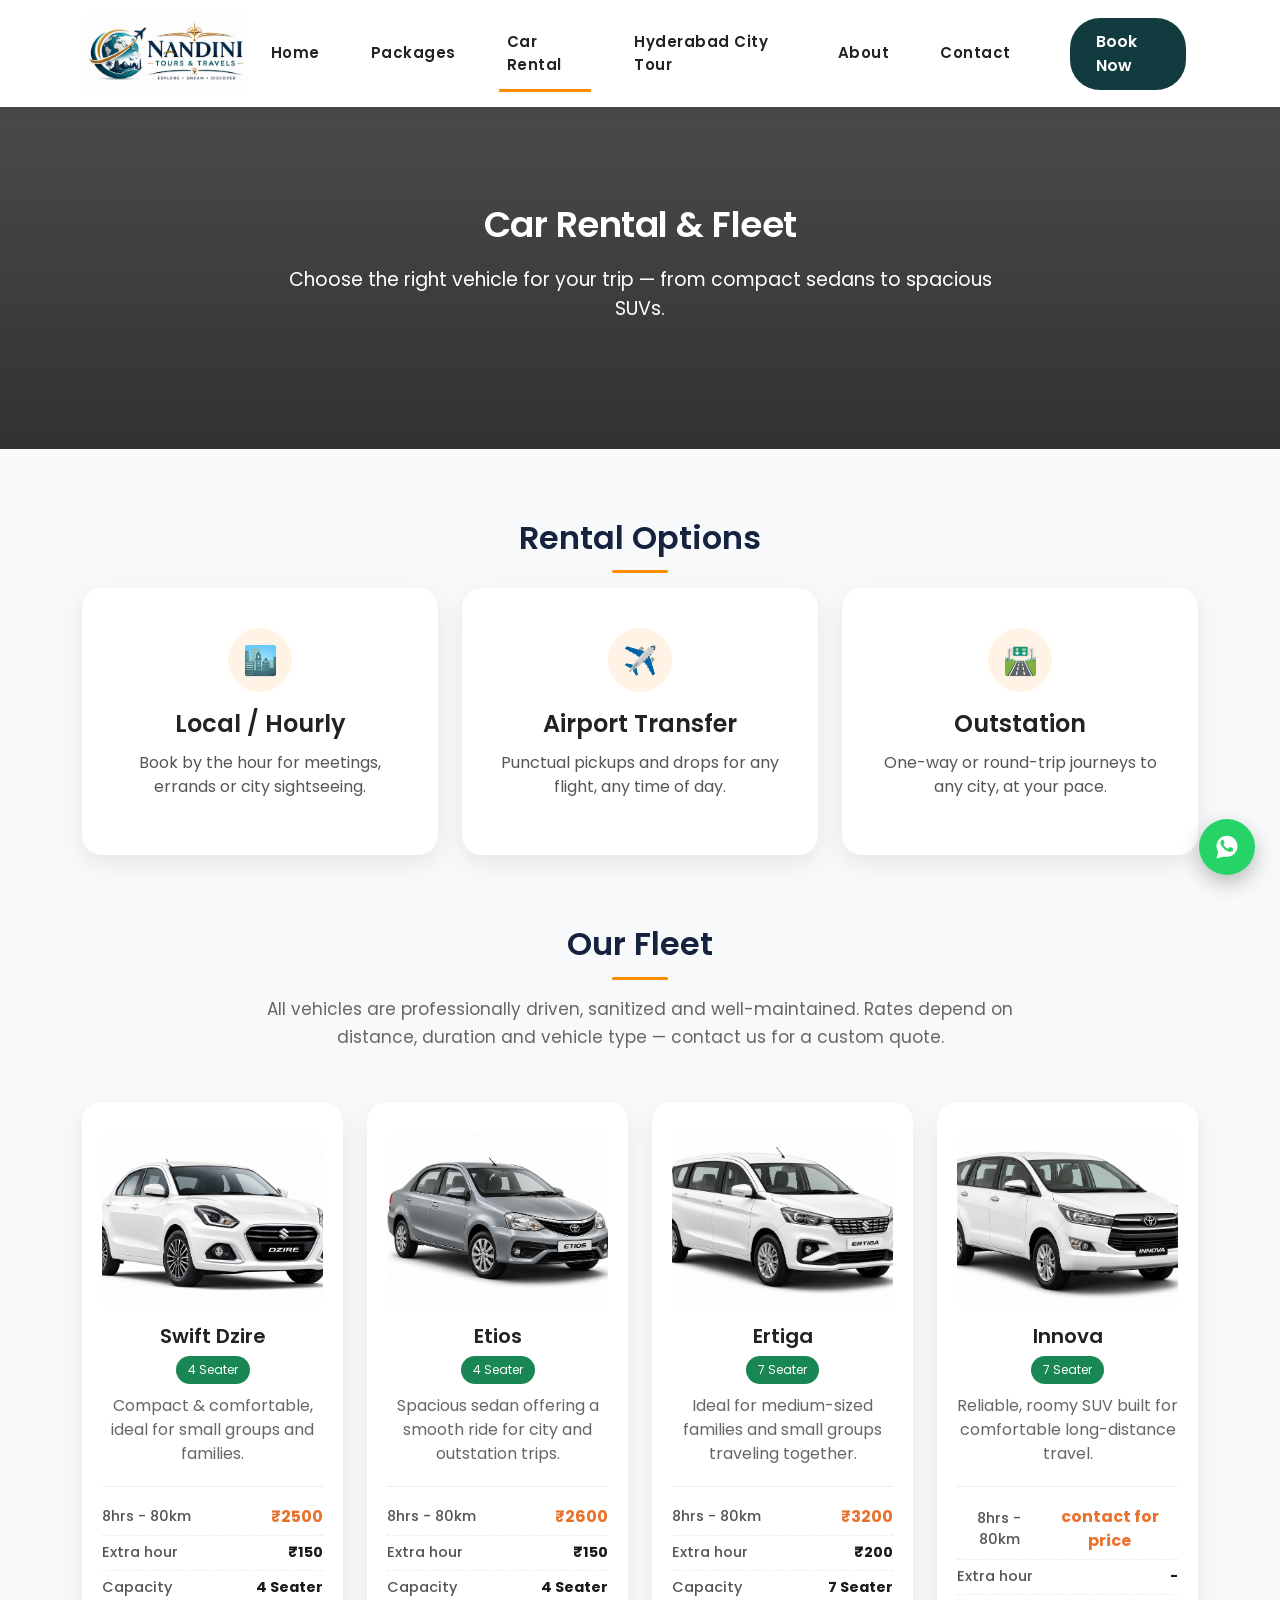
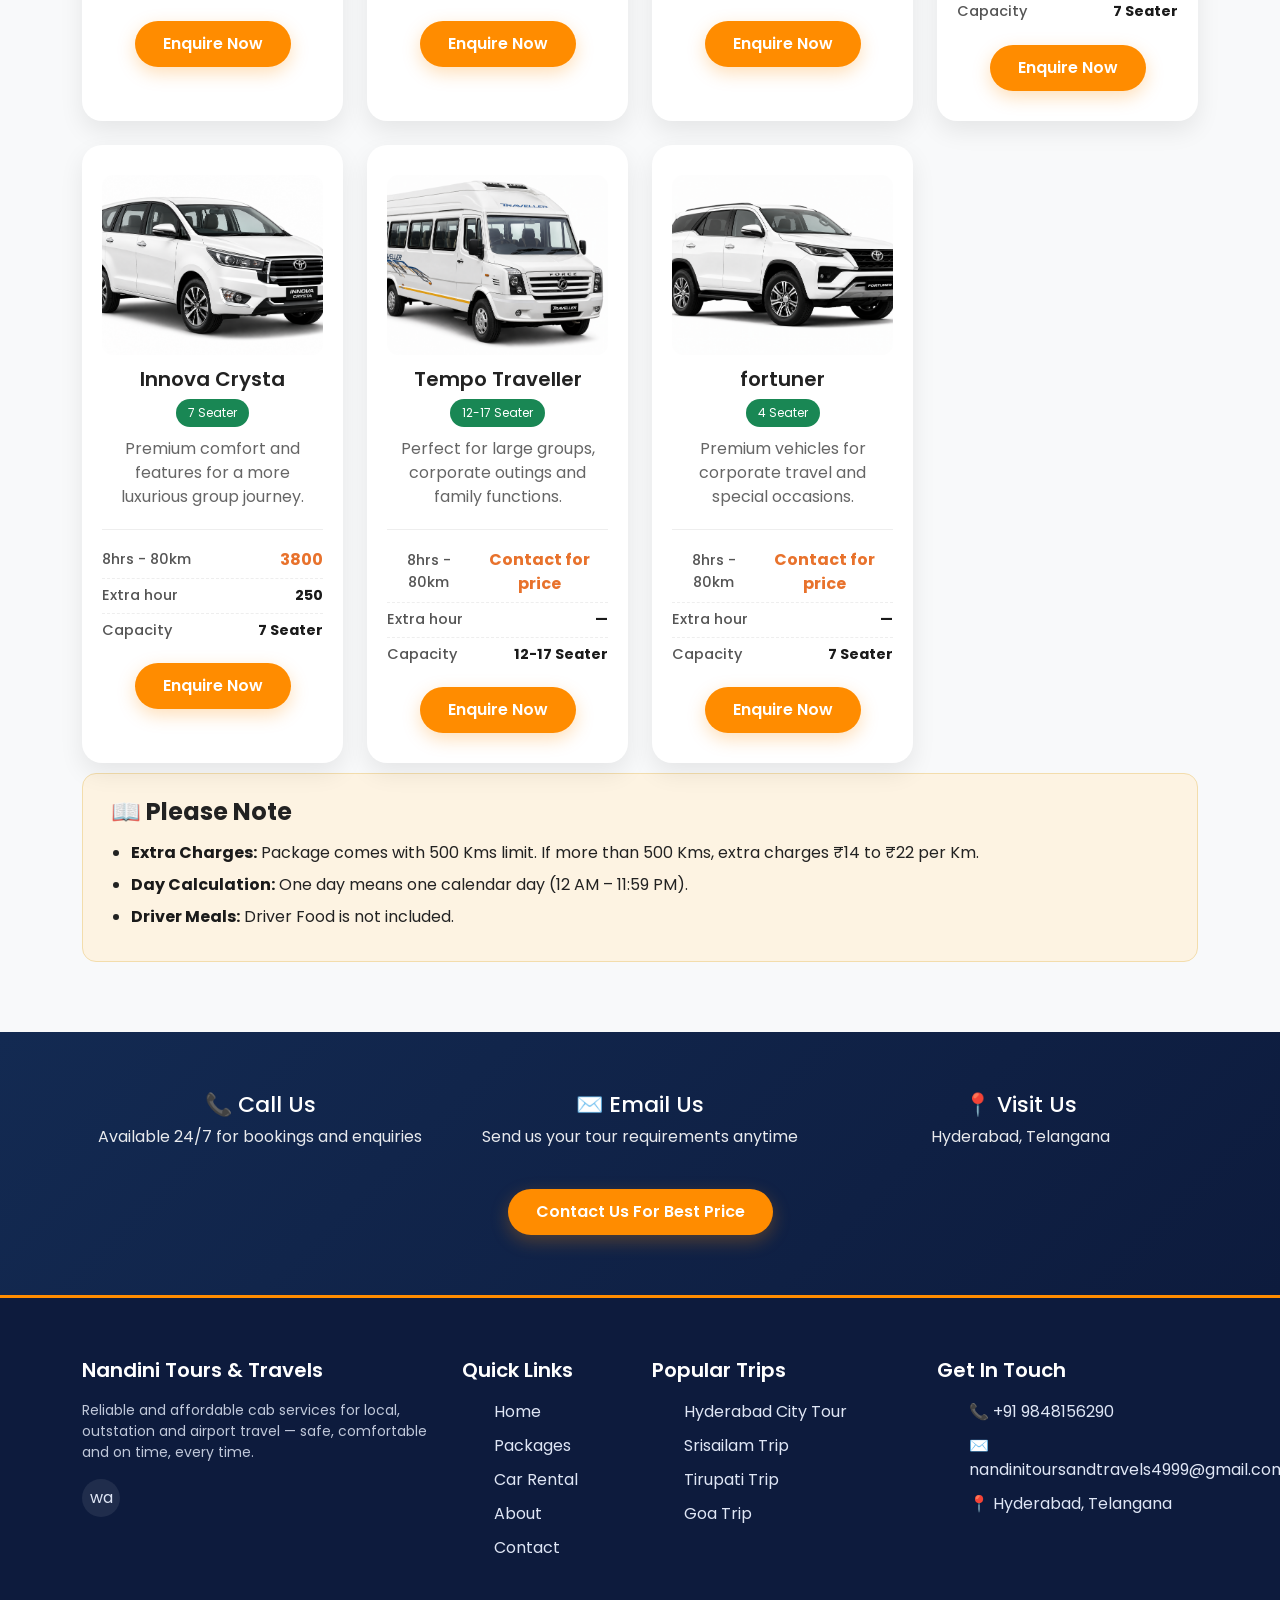
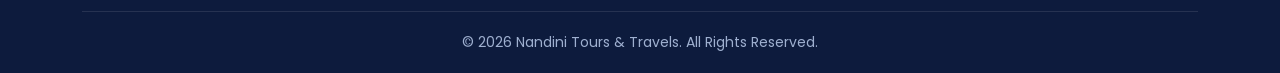
<file: carrental.html>
<!DOCTYPE html>
<html lang="en">
<head>
<meta charset="UTF-8">
<meta name="viewport" content="width=device-width, initial-scale=1.0">
<title>Car Rental in Hyderabad | Nandini Tours & Travels</title>
<meta name="description" content="Hire clean, reliable cars in Hyderabad for local travel, airport transfers and outstation trips. Choose sedans, SUVs and tempo travellers from Nandini Tours & Travels.">
<meta name="robots" content="index, follow">

<link href="https://cdn.jsdelivr.net/npm/bootstrap@5.3.3/dist/css/bootstrap.min.css" rel="stylesheet">
<link rel="preconnect" href="https://fonts.googleapis.com">
<link href="https://fonts.googleapis.com/css2?family=Poppins:wght@300;400;500;600;700&display=swap" rel="stylesheet">
<link rel="stylesheet" href="style.css">
<style>
.vehicle-card .vehicle-img{
    width:100%;
    height:180px;
    object-fit:cover;
    border-radius:12px;
    margin-bottom:12px;
}
.price-table{
    width:100%;
    margin:14px 0 16px;
    border-top:1px solid #eee;
    padding-top:12px;
}
.price-table .price-row{
    display:flex;
    justify-content:space-between;
    align-items:center;
    padding:6px 0;
    font-size:14.5px;
}
.price-table .price-row + .price-row{
    border-top:1px dashed #eee;
}
.price-table .price-row span:first-child{
    color:#555;
    font-weight:500;
}
.price-table .price-row span:last-child{
    font-weight:700;
    color:#1a1a1a;
}
.price-table .price-row.total span:last-child{
    color:#e8722c;
    font-size:16px;
}
.price-note{
    background:#fdf3e2;
    border:1px solid #f3ddac;
    border-radius:14px;
    padding:24px 28px;
    margin:10px 0 40px;
}
.price-note h4{
    display:flex;
    align-items:center;
    gap:10px;
    font-weight:700;
    margin-bottom:14px;
}
.price-note ul{
    margin:0;
    padding-left:20px;
}
.price-note ul li{
    margin-bottom:8px;
    line-height:1.5;
}
.price-note ul li b{
    color:#1a1a1a;
}
</style>
</head>
<body>

<!-- Navbar -->
<nav class="navbar navbar-expand-lg sticky-top">
<div class="navbar-shape"></div>
<div class="container position-relative">
<a class="navbar-brand d-flex align-items-center gap-2" href="index.html">
    <img src="IMAGES/LOGO3.png" alt="Nandini Tours & Travels logo" class="brand-logo-full">
</a>
<button class="navbar-toggler" data-bs-toggle="collapse" data-bs-target="#menu">
<span class="navbar-toggler-icon"></span>
</button>
<div class="collapse navbar-collapse" id="menu">
<ul class="navbar-nav ms-auto align-items-lg-center">
    <li class="nav-item"><a class="nav-link" href="index.html">Home</a></li>
    <li class="nav-item"><a class="nav-link" href="packages.html">Packages</a></li>
    <li class="nav-item"><a class="nav-link active" href="carrental.html">Car Rental</a></li>
    <li class="nav-item"><a class="nav-link" href="hyderabad-city-tour.html">Hyderabad City Tour</a></li>
    <li class="nav-item"><a class="nav-link" href="about.html">About</a></li>
    <li class="nav-item"><a class="nav-link" href="contact.html">Contact</a></li>
    <li class="nav-item ms-lg-3"><a class="login-btn" href="tel:+919848156290">Book Now </a></li>
</ul>
</div>
</div>
</nav>

<!-- Hero -->
<section class="hero hero-small" style="background-image:linear-gradient(rgba(0,0,0,.4),rgba(0,0,0,.6)), url('https://images.unsplash.com/photo-1449965408869-eaa3f722e40d?q=80&w=1600&auto=format&fit=crop');">
<div class="hero-content container">
<h1>Car Rental & Fleet</h1>
<p>Choose the right vehicle for your trip — from compact sedans to spacious SUVs.</p>
</div>
</section>

<!-- Rental Types -->
<div class="container">
<h2 class="section-title">Rental Options</h2>

<div class="row g-4">

<div class="col-lg-4 col-md-6">
<div class="feature">
<h4>🏙️</h4>
<h5>Local / Hourly</h5>
<p>Book by the hour for meetings, errands or city sightseeing.</p>
</div>
</div>

<div class="col-lg-4 col-md-6">
<div class="feature">
<h4>✈️</h4>
<h5>Airport Transfer</h5>
<p>Punctual pickups and drops for any flight, any time of day.</p>
</div>
</div>




<div class="col-lg-4 col-md-6">
<div class="feature">
<h4>🛣️</h4>
<h5>Outstation</h5>
<p>One-way or round-trip journeys to any city, at your pace.</p>
</div>
</div>

</div>
</div>
<!-- Fleet -->
<div class="container">
<h2 class="section-title">Our Fleet</h2>
<p class="section-subtitle">All vehicles are professionally driven, sanitized and well-maintained. Rates depend on distance, duration and vehicle type — contact us for a custom quote.</p>

<div class="row g-4">

<div class="col-lg-3 col-md-6">
<div class="vehicle-card">
<img src="IMAGES/swift.png" alt="Swift Dzire" class="vehicle-img">
<h5>Swift Dzire</h5>
<span class="badge-custom">4 Seater</span>
<p>Compact & comfortable, ideal for small groups and families.</p>
<div class="price-table">
<div class="price-row total"><span>8hrs - 80km</span><span>₹2500</span></div>
<div class="price-row"><span>Extra hour</span><span>₹150</span></div>
<div class="price-row"><span>Capacity</span><span>4 Seater</span></div>
</div>
<a href="tel:+919848156290" class="btn-orange">Enquire Now</a>
</div>
</div>

<div class="col-lg-3 col-md-6">
<div class="vehicle-card">
<img src="IMAGES/Etios.png" alt="Etios" class="vehicle-img">
<h5>Etios</h5>
<span class="badge-custom">4 Seater</span>
<p>Spacious sedan offering a smooth ride for city and outstation trips.</p>
<div class="price-table">
<div class="price-row total"><span>8hrs - 80km</span><span>₹2600</span></div>
<div class="price-row"><span>Extra hour</span><span>₹150</span></div>
<div class="price-row"><span>Capacity</span><span>4 Seater</span></div>
</div>
<a href="tel:+919848156290" class="btn-orange">Enquire Now</a>
</div>
</div>

<div class="col-lg-3 col-md-6">
<div class="vehicle-card">
<img src="IMAGES/Suzuki Ertiga.png" alt="Ertiga" class="vehicle-img">
<h5>Ertiga</h5>
<span class="badge-custom">7 Seater</span>
<p>Ideal for medium-sized families and small groups traveling together.</p>
<div class="price-table">
<div class="price-row total"><span>8hrs - 80km</span><span>₹3200</span></div>
<div class="price-row"><span>Extra hour</span><span>₹200</span></div>
<div class="price-row"><span>Capacity</span><span>7 Seater</span></div>
</div>
<a href="tel:+919848156290" class="btn-orange">Enquire Now</a>
</div>
</div>

<div class="col-lg-3 col-md-6">
<div class="vehicle-card">
<img src="IMAGES/Inova.png" alt="Innova" class="vehicle-img">
<h5>Innova</h5>
<span class="badge-custom">7 Seater</span>
<p>Reliable, roomy SUV built for comfortable long-distance travel.</p>
<div class="price-table">
<div class="price-row total"><span>8hrs - 80km</span><span>contact for price</span></div>
<div class="price-row"><span>Extra hour</span><span> - </span></div>
<div class="price-row"><span>Capacity</span><span>7 Seater</span></div>
</div>
<a href="tel:+917013563131" class="btn-orange">Enquire Now</a>
</div>
</div>

<div class="col-lg-3 col-md-6">
<div class="vehicle-card">
<img src="IMAGES/Crysta.png" alt="Innova Crysta" class="vehicle-img">
<h5>Innova Crysta</h5>
<span class="badge-custom">7 Seater</span>
<p>Premium comfort and features for a more luxurious group journey.</p>
<div class="price-table">
<div class="price-row total"><span>8hrs - 80km</span><span>3800</span></div>
<div class="price-row"><span>Extra hour</span><span>250</span></div>
<div class="price-row"><span>Capacity</span><span>7 Seater</span></div>
</div>
<a href="tel:+919848156290" class="btn-orange">Enquire Now</a>
</div>
</div>

<div class="col-lg-3 col-md-6">
<div class="vehicle-card">
<img src="IMAGES/Tempo.png" alt="Tempo Traveller" class="vehicle-img">
<h5>Tempo Traveller</h5>
<span class="badge-custom">12-17 Seater</span>
<p>Perfect for large groups, corporate outings and family functions.</p>
<div class="price-table">
<div class="price-row total"><span>8hrs - 80km</span><span>Contact for price</span></div>
<div class="price-row"><span>Extra hour</span><span>—</span></div>
<div class="price-row"><span>Capacity</span><span>12-17 Seater</span></div>
</div>
<a href="tel:+919848156290" class="btn-orange">Enquire Now</a>
</div>
</div>

<div class="col-lg-3 col-md-6">
<div class="vehicle-card">
<img src="IMAGES/fortunerr.png" alt="fortuner" class="vehicle-img">
<h5>fortuner</h5>
<span class="badge-custom">4 Seater</span>
<p>Premium vehicles for corporate travel and special occasions.</p>
<div class="price-table">
<div class="price-row total"><span>8hrs - 80km</span><span>Contact for price</span></div>
<div class="price-row"><span>Extra hour</span><span>—</span></div>
<div class="price-row"><span>Capacity</span><span>7 Seater</span></div>
</div>
<a href="tel:+919848156290" class="btn-orange">Enquire Now</a>
</div>
</div>


</div>

<div class="price-note">
<h4>📖 Please Note</h4>
<ul>
<li><b>Extra Charges:</b> Package comes with 500 Kms limit. If more than 500 Kms, extra charges ₹14 to ₹22 per Km.</li>
<li><b>Day Calculation:</b> One day means one calendar day (12 AM – 11:59 PM).</li>
<li><b>Driver Meals:</b> Driver Food is not included.</li>
</ul>
</div>

</div>



<!-- Contact Strip -->
<div class="contact-strip">
<div class="container">
<div class="row g-4">
<div class="col-md-4 contact-item"><h4>📞 Call Us</h4><p>Available 24/7 for bookings and enquiries</p></div>
<div class="col-md-4 contact-item"><h4>✉️ Email Us</h4><p>Send us your tour requirements anytime</p></div>
<div class="col-md-4 contact-item"><h4>📍 Visit Us</h4><p>Hyderabad, Telangana</p></div>
</div>
<div class="text-center mt-4">
<a href="contact.html" class="btn-orange">Contact Us For Best Price</a>
</div>
</div>
</div>

<!-- Footer -->
<footer>
<div class="container">
<div class="row g-4">

<div class="col-lg-4 col-md-6">
<h5>Nandini Tours & Travels</h5>
<p style="font-size:14px; opacity:.85;">Reliable and affordable cab services for local, outstation and airport travel — safe, comfortable and on time, every time.</p>
<div class="social-icons mt-3">
<a href="http://wa.me/919848156290">wa</a>
</div>
</div>

<div class="col-lg-2 col-md-6">
<h5>Quick Links</h5>
<ul>
<li><a href="index.html">Home</a></li>
<li><a href="packages.html">Packages</a></li>
<li><a href="carrental.html">Car Rental</a></li>
<li><a href="about.html">About</a></li>
<li><a href="contact.html">Contact</a></li>
</ul>
</div>

<div class="col-lg-3 col-md-6">
<h5>Popular Trips</h5>
<ul>
<li><a href="hyderabad-city-tour.html">Hyderabad City Tour</a></li>
<li><a href="packages.html">Srisailam Trip</a></li>
<li><a href="packages.html">Tirupati Trip</a></li>
<li><a href="packages.html">Goa Trip</a></li>
</ul>
</div>

<div class="col-lg-3 col-md-6">
<h5>Get In Touch</h5>
<ul>
<li>📞 +91 9848156290</li>
<li>✉️ nandinitoursandtravels4999@gmail.com</li>
<li>📍 Hyderabad, Telangana</li>
</ul>
</div>

</div>
<div class="footer-bottom">© 2026 Nandini Tours & Travels. All Rights Reserved.</div>
</div>
</footer>

<a href="http://wa.me/919848156290" class="whatsapp-float" aria-label="Chat on WhatsApp"><svg viewBox="0 0 32 32" xmlns="http://www.w3.org/2000/svg" width="28" height="28" fill="#fff" aria-hidden="true"><path d="M16.004 3C9.376 3 4 8.373 4 15c0 2.36.687 4.56 1.872 6.41L4 29l7.78-1.83A11.94 11.94 0 0 0 16.004 27C22.63 27 28 21.63 28 15S22.63 3 16.004 3Zm6.99 16.63c-.3.84-1.5 1.55-2.45 1.75-.65.14-1.5.25-4.36-.94-3.66-1.52-6.02-5.24-6.2-5.49-.18-.24-1.47-1.96-1.47-3.74 0-1.78.92-2.65 1.25-3.02.3-.33.66-.42.88-.42h.63c.2 0 .48-.04.75.57.3.7.99 2.4 1.08 2.57.09.18.15.39.03.63-.12.24-.18.39-.36.6-.18.21-.38.47-.55.63-.18.18-.37.37-.16.73.21.36.94 1.55 2.02 2.5 1.39 1.23 2.55 1.62 2.92 1.8.36.18.57.15.79-.09.21-.24.9-1.05 1.14-1.41.24-.36.48-.3.81-.18.33.12 2.09.99 2.45 1.17.36.18.6.27.69.42.09.15.09.87-.21 1.71Z"/></svg></a>

<script src="https://cdn.jsdelivr.net/npm/bootstrap@5.3.3/dist/js/bootstrap.bundle.min.js"></script>

</body>
</html>
</file>
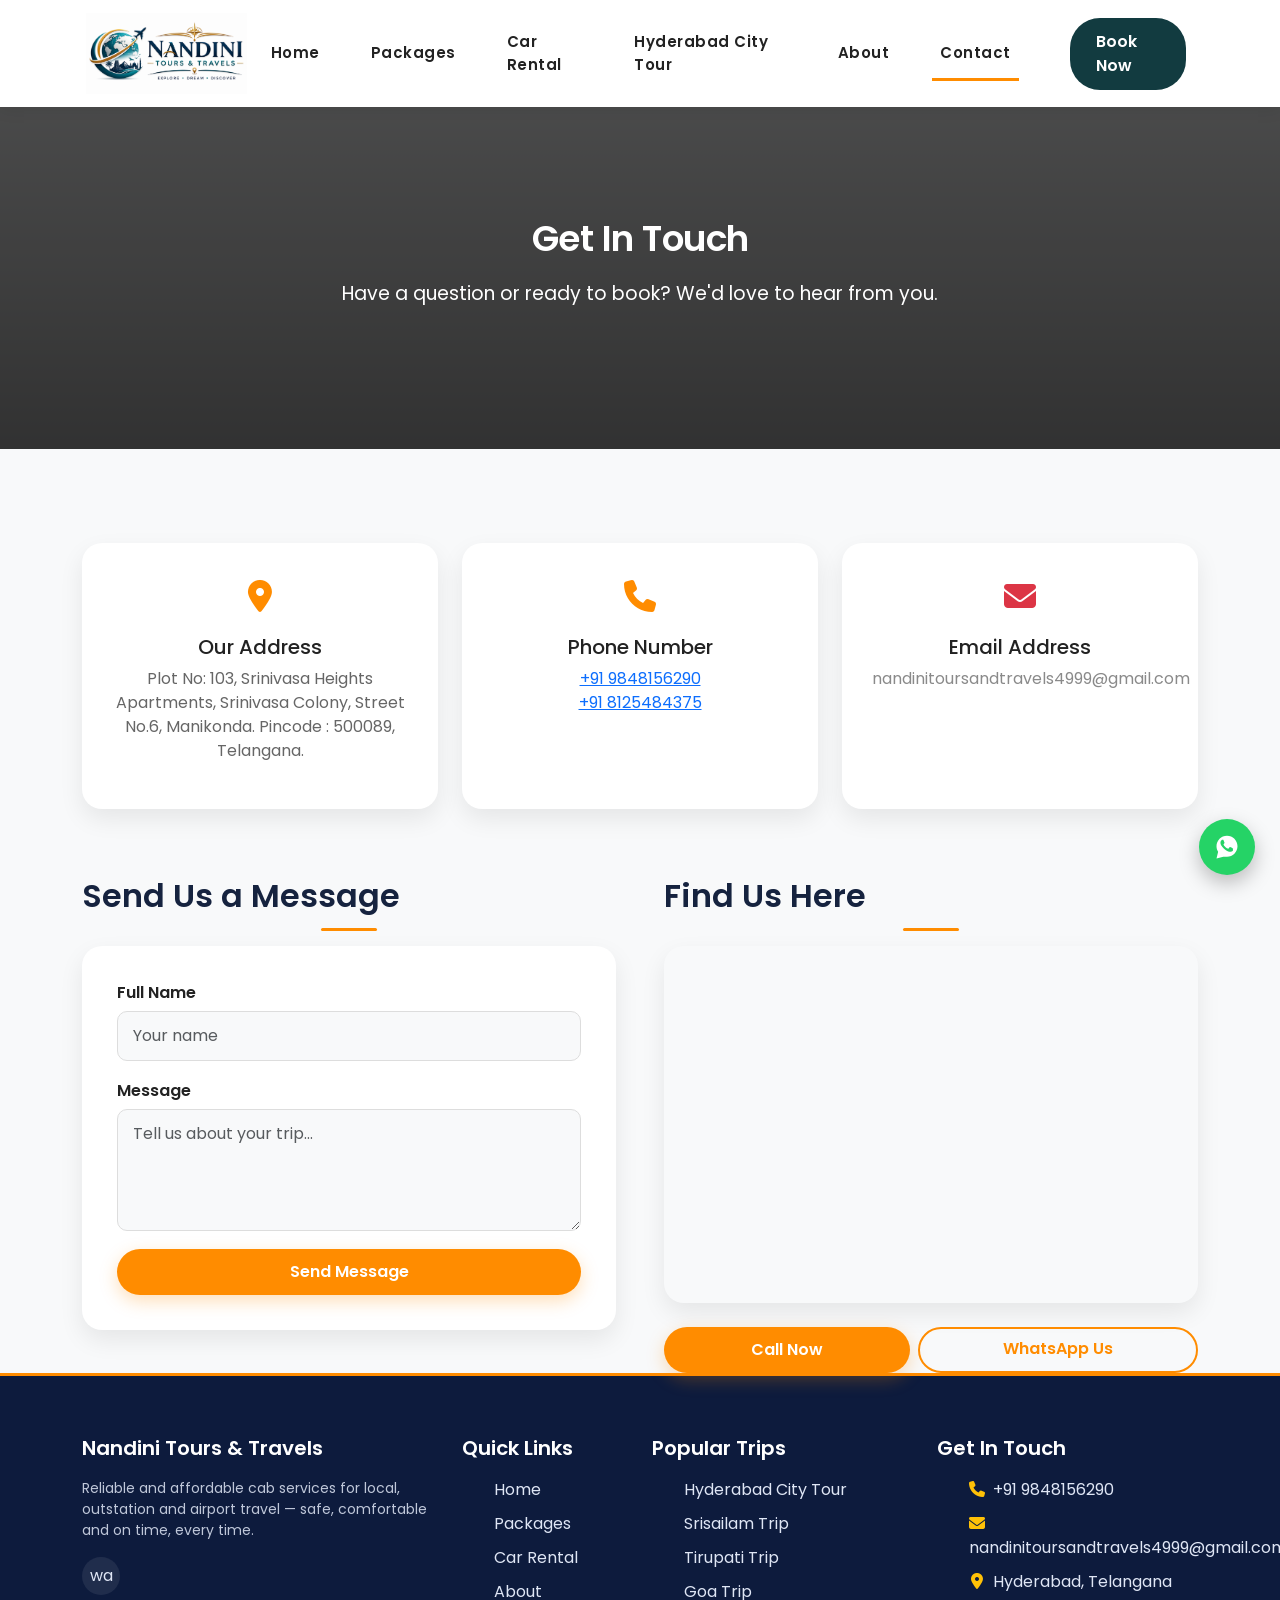
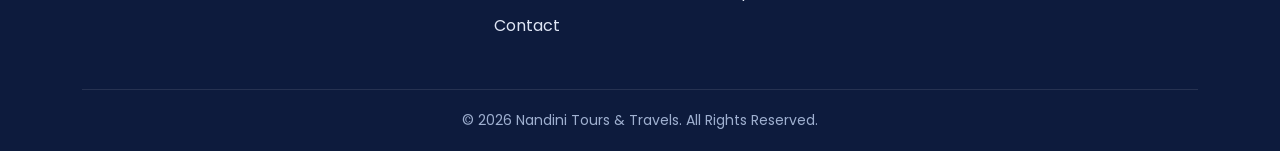
<file: contact.html>
<!DOCTYPE html>
<html lang="en">
<head>
<meta charset="UTF-8">
<meta name="viewport" content="width=device-width, initial-scale=1.0">
<title>Contact Nandini Tours & Travels | Hyderabad Taxi Booking</title>
<meta name="description" content="Contact Nandini Tours & Travels to book Hyderabad taxis, airport transfers, car rentals or customised tour packages. Call +91 98481 56290.">
<meta name="robots" content="index, follow">

<link href="https://cdn.jsdelivr.net/npm/bootstrap@5.3.3/dist/css/bootstrap.min.css" rel="stylesheet">
<link rel="stylesheet" href="https://cdnjs.cloudflare.com/ajax/libs/font-awesome/6.5.1/css/all.min.css">
<link rel="preconnect" href="https://fonts.googleapis.com">
<link href="https://fonts.googleapis.com/css2?family=Poppins:wght@300;400;500;600;700&display=swap" rel="stylesheet">
<link rel="stylesheet" href="style.css">

</head>
<body>

<!-- Navbar -->
<nav class="navbar navbar-expand-lg sticky-top">
<div class="navbar-shape"></div>
<div class="container position-relative">
<a class="navbar-brand d-flex align-items-center gap-2" href="index.html">
    <img src="IMAGES/LOGO3.png" alt="Nandini Tours & Travels logo" class="brand-logo-full">
</a>
<button class="navbar-toggler" data-bs-toggle="collapse" data-bs-target="#menu">
<span class="navbar-toggler-icon"></span>
</button>
<div class="collapse navbar-collapse" id="menu">
<ul class="navbar-nav ms-auto align-items-lg-center">
    <li class="nav-item"><a class="nav-link" href="index.html">Home</a></li>
    <li class="nav-item"><a class="nav-link" href="packages.html">Packages</a></li>
    <li class="nav-item"><a class="nav-link" href="carrental.html">Car Rental</a></li>
    <li class="nav-item"><a class="nav-link" href="hyderabad-city-tour.html">Hyderabad City Tour</a></li>
    <li class="nav-item"><a class="nav-link" href="about.html">About</a></li>
    <li class="nav-item"><a class="nav-link active" href="contact.html">Contact</a></li>
    <li class="nav-item ms-lg-3"><a class="login-btn" href="tel:+919848156290">Book Now </a></li>
</ul>
</div>
</div>
</nav>

<!-- Hero -->
<section class="hero hero-small" style="background-image:linear-gradient(rgba(0,0,0,.4),rgba(0,0,0,.6)), url('https://images.unsplash.com/photo-1449965408869-eaa3f722e40d?q=80&w=1600&auto=format&fit=crop');">
<div class="hero-content container">
<h1>Get In Touch</h1>
<p>Have a question or ready to book? We'd love to hear from you.</p>
</div>
</section>

<!-- Contact Info Cards -->
<div class="container">
<div class="row g-4" style="margin-top:70px;">

<div class="col-lg-4 col-md-6">
<div class="contact-card">
<div class="icon"><i class="fa-solid fa-location-dot contact-icon-location"></i></div>
<h5>Our Address</h5>
<p style="color:#666;">Plot No: 103, Srinivasa Heights Apartments, Srinivasa Colony, Street No.6, Manikonda. Pincode : 500089, Telangana.</p>
</div>
</div>

<div class="col-lg-4 col-md-6">
<div class="contact-card">
<div class="icon"><i class="fa-solid fa-phone contact-icon-phone"></i></div>
<h5>Phone Number</h5>
<p style="color:#666;">
<a href="tel:+919848156290">+91 9848156290</a><br>
<a href="tel:+918125484375">+91 8125484375</a>
</p>
</div>
</div>

<div class="col-lg-4 col-md-6">
<div class="contact-card">
<div class="icon"><i class="fa-solid fa-envelope contact-icon-email"></i></div>
<h5>Email Address</h5>
<p style="color:#8a8a8a;">nandinitoursandtravels4999@gmail.com</p>
</div>
</div>

</div>
</div>

<!-- Contact Form + Map -->
<div class="container">
<div class="row g-5" style="margin-top:20px;">

<div class="col-lg-6">
<h2 class="section-title" style="text-align:left; margin-top:0;">Send Us a Message</h2>
<div class="contact-form">
<form id="contactForm" onsubmit="sendToWhatsApp(event)">

<label>Full Name</label>
<input type="text" id="contactName" class="form-control" placeholder="Your name" required>


<label>Message</label>
<textarea id="contactMessage" class="form-control" rows="4" placeholder="Tell us about your trip..." required></textarea>

<button type="submit" class="btn-orange w-100">Send Message</button>

</form>
</div>

<script>
function sendToWhatsApp(event) {
  event.preventDefault();
  var name = document.getElementById('contactName').value.trim();
  var message = document.getElementById('contactMessage').value.trim();
  var text = "Hello, my name is " + name + ".\n" + message;
  var url = "https://wa.me/919848156290?text=" + encodeURIComponent(text);
  window.open(url, "_blank");
  return false;
}
</script>
</div>

<div class="col-lg-6">
<h2 class="section-title" style="text-align:left; margin-top:0;">Find Us Here</h2>
<div class="map-wrap">
<iframe src="https://www.google.com/maps/embed?pb=!1m17!1m12!1m3!1d7614.253011142244!2d78.37864630292106!3d17.405715573196336!2m3!1f0!2f0!3f0!3m2!1i1024!2i768!4f13.1!3m2!1m1!2zMTfCsDI0JzE5LjUiTiA3OMKwMjMnMDIuOSJF!5e0!3m2!1sen!2sin!4v1785851497523!5m2!1sen!2sin" width="600" height="450" style="border:0;" allowfullscreen="" loading="lazy" referrerpolicy="strict-origin-when-cross-origin"></iframe></div>

<div class="mt-4 d-flex flex-wrap gap-2">
<a href="tel:+919848156290" class="btn-orange text-center flex-fill">Call Now</a>
<a href="http://wa.me/919848156290" class="btn-outline-orange text-center flex-fill">WhatsApp Us</a>
</div>
</div>

</div>
</div>

<!-- Footer -->
<footer>
<div class="container">
<div class="row g-4">

<div class="col-lg-4 col-md-6">
<h5>Nandini Tours & Travels</h5>
<p style="font-size:14px; opacity:.85;">Reliable and affordable cab services for local, outstation and airport travel — safe, comfortable and on time, every time.</p>
<div class="social-icons mt-3">
<a href="http://wa.me/919848156290">wa</a>
</div>
</div>

<div class="col-lg-2 col-md-6">
<h5>Quick Links</h5>
<ul>
<li><a href="index.html">Home</a></li>
<li><a href="packages.html">Packages</a></li>
<li><a href="carrental.html">Car Rental</a></li>
<li><a href="about.html">About</a></li>
<li><a href="contact.html">Contact</a></li>
</ul>
</div>

<div class="col-lg-3 col-md-6">
<h5>Popular Trips</h5>
<ul>
<li><a href="hyderabad-city-tour.html">Hyderabad City Tour</a></li>
<li><a href="packages.html">Srisailam Trip</a></li>
<li><a href="packages.html">Tirupati Trip</a></li>
<li><a href="packages.html">Goa Trip</a></li>
</ul>
</div>

<div class="col-lg-3 col-md-6">
<h5>Get In Touch</h5>
<ul>
<li><i class="fa-solid fa-phone footer-icon"></i> +91 9848156290</li>
<li><i class="fa-solid fa-envelope footer-icon"></i> nandinitoursandtravels4999@gmail.com</li>
<li><i class="fa-solid fa-location-dot footer-icon"></i> Hyderabad, Telangana</li>
</ul>
</div>

</div>
<div class="footer-bottom">© 2026 Nandini Tours & Travels. All Rights Reserved.</div>
</div>
</footer>

<a href="http://wa.me/919848156290" class="whatsapp-float" aria-label="Chat on WhatsApp"><svg viewBox="0 0 32 32" xmlns="http://www.w3.org/2000/svg" width="28" height="28" fill="#fff" aria-hidden="true"><path d="M16.004 3C9.376 3 4 8.373 4 15c0 2.36.687 4.56 1.872 6.41L4 29l7.78-1.83A11.94 11.94 0 0 0 16.004 27C22.63 27 28 21.63 28 15S22.63 3 16.004 3Zm6.99 16.63c-.3.84-1.5 1.55-2.45 1.75-.65.14-1.5.25-4.36-.94-3.66-1.52-6.02-5.24-6.2-5.49-.18-.24-1.47-1.96-1.47-3.74 0-1.78.92-2.65 1.25-3.02.3-.33.66-.42.88-.42h.63c.2 0 .48-.04.75.57.3.7.99 2.4 1.08 2.57.09.18.15.39.03.63-.12.24-.18.39-.36.6-.18.21-.38.47-.55.63-.18.18-.37.37-.16.73.21.36.94 1.55 2.02 2.5 1.39 1.23 2.55 1.62 2.92 1.8.36.18.57.15.79-.09.21-.24.9-1.05 1.14-1.41.24-.36.48-.3.81-.18.33.12 2.09.99 2.45 1.17.36.18.6.27.69.42.09.15.09.87-.21 1.71Z"/></svg></a>

<script src="https://cdn.jsdelivr.net/npm/bootstrap@5.3.3/dist/js/bootstrap.bundle.min.js"></script>

</body>
</html>
</file>
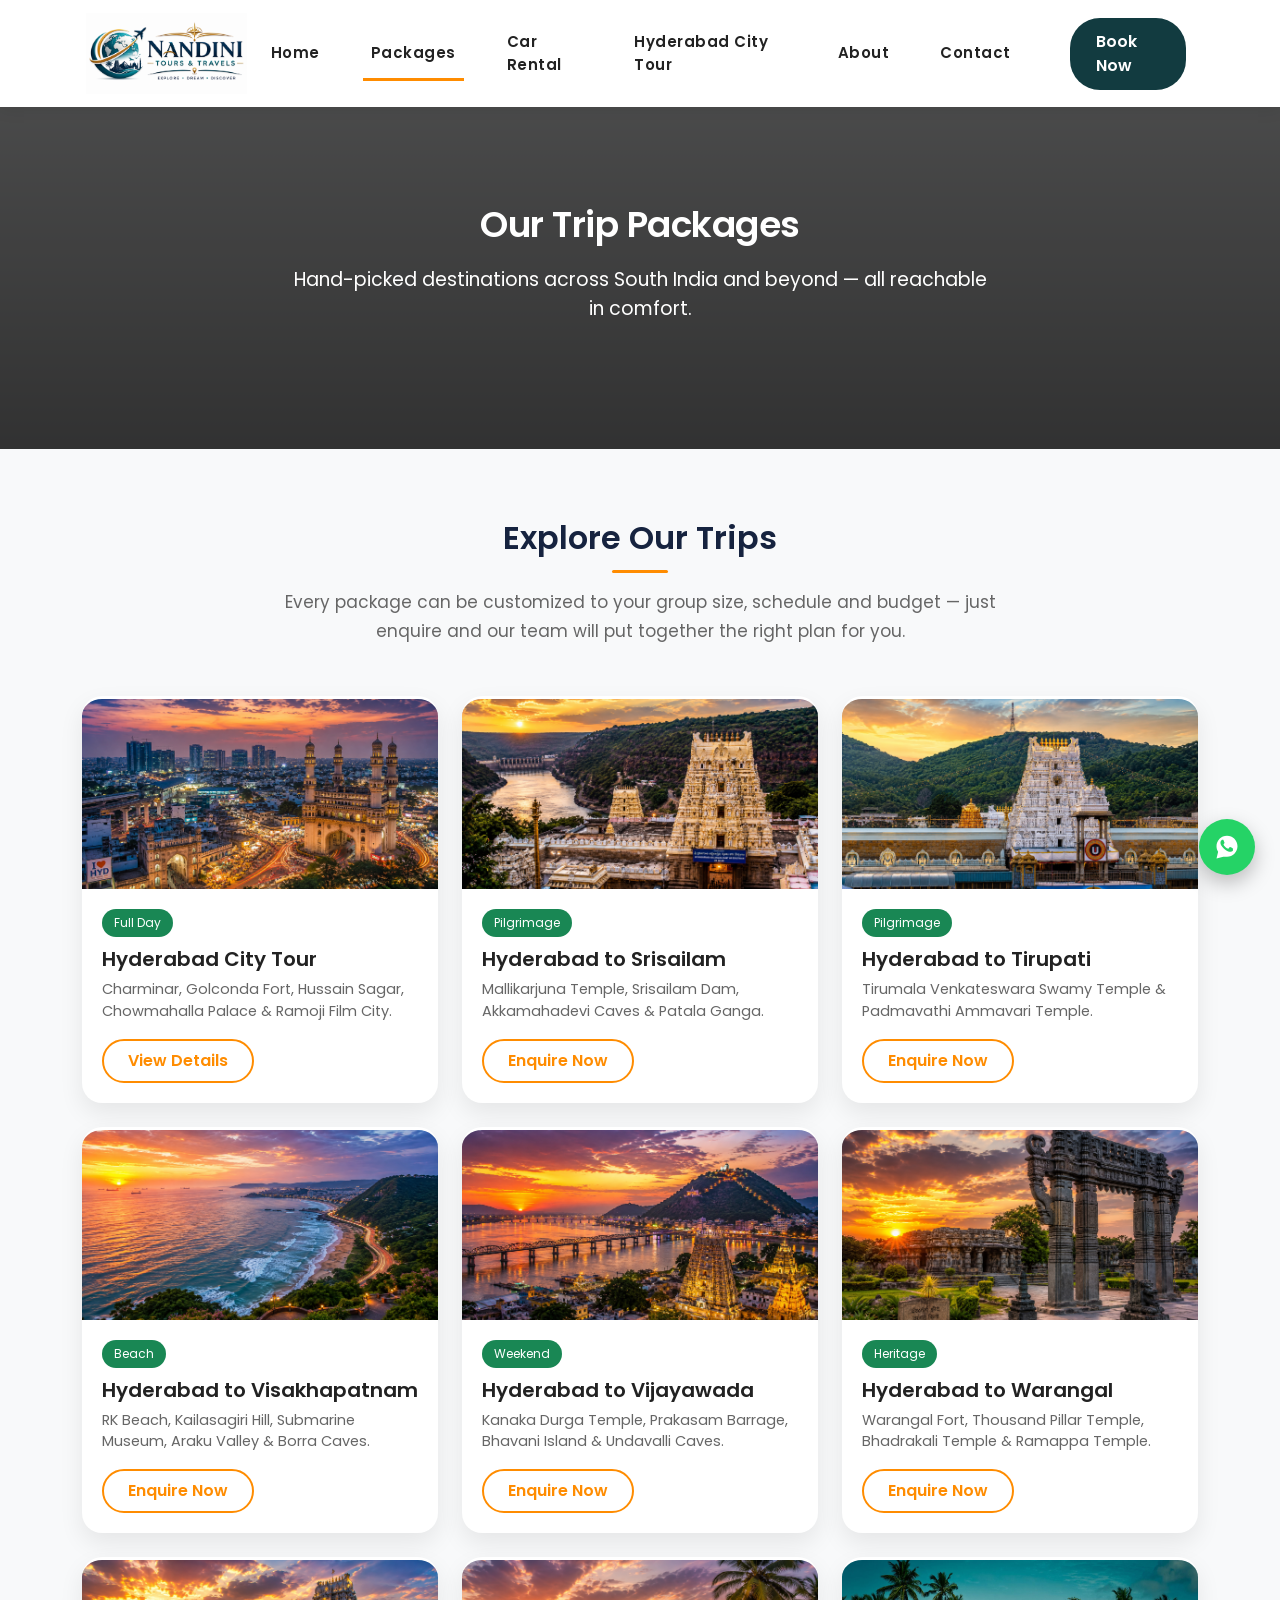
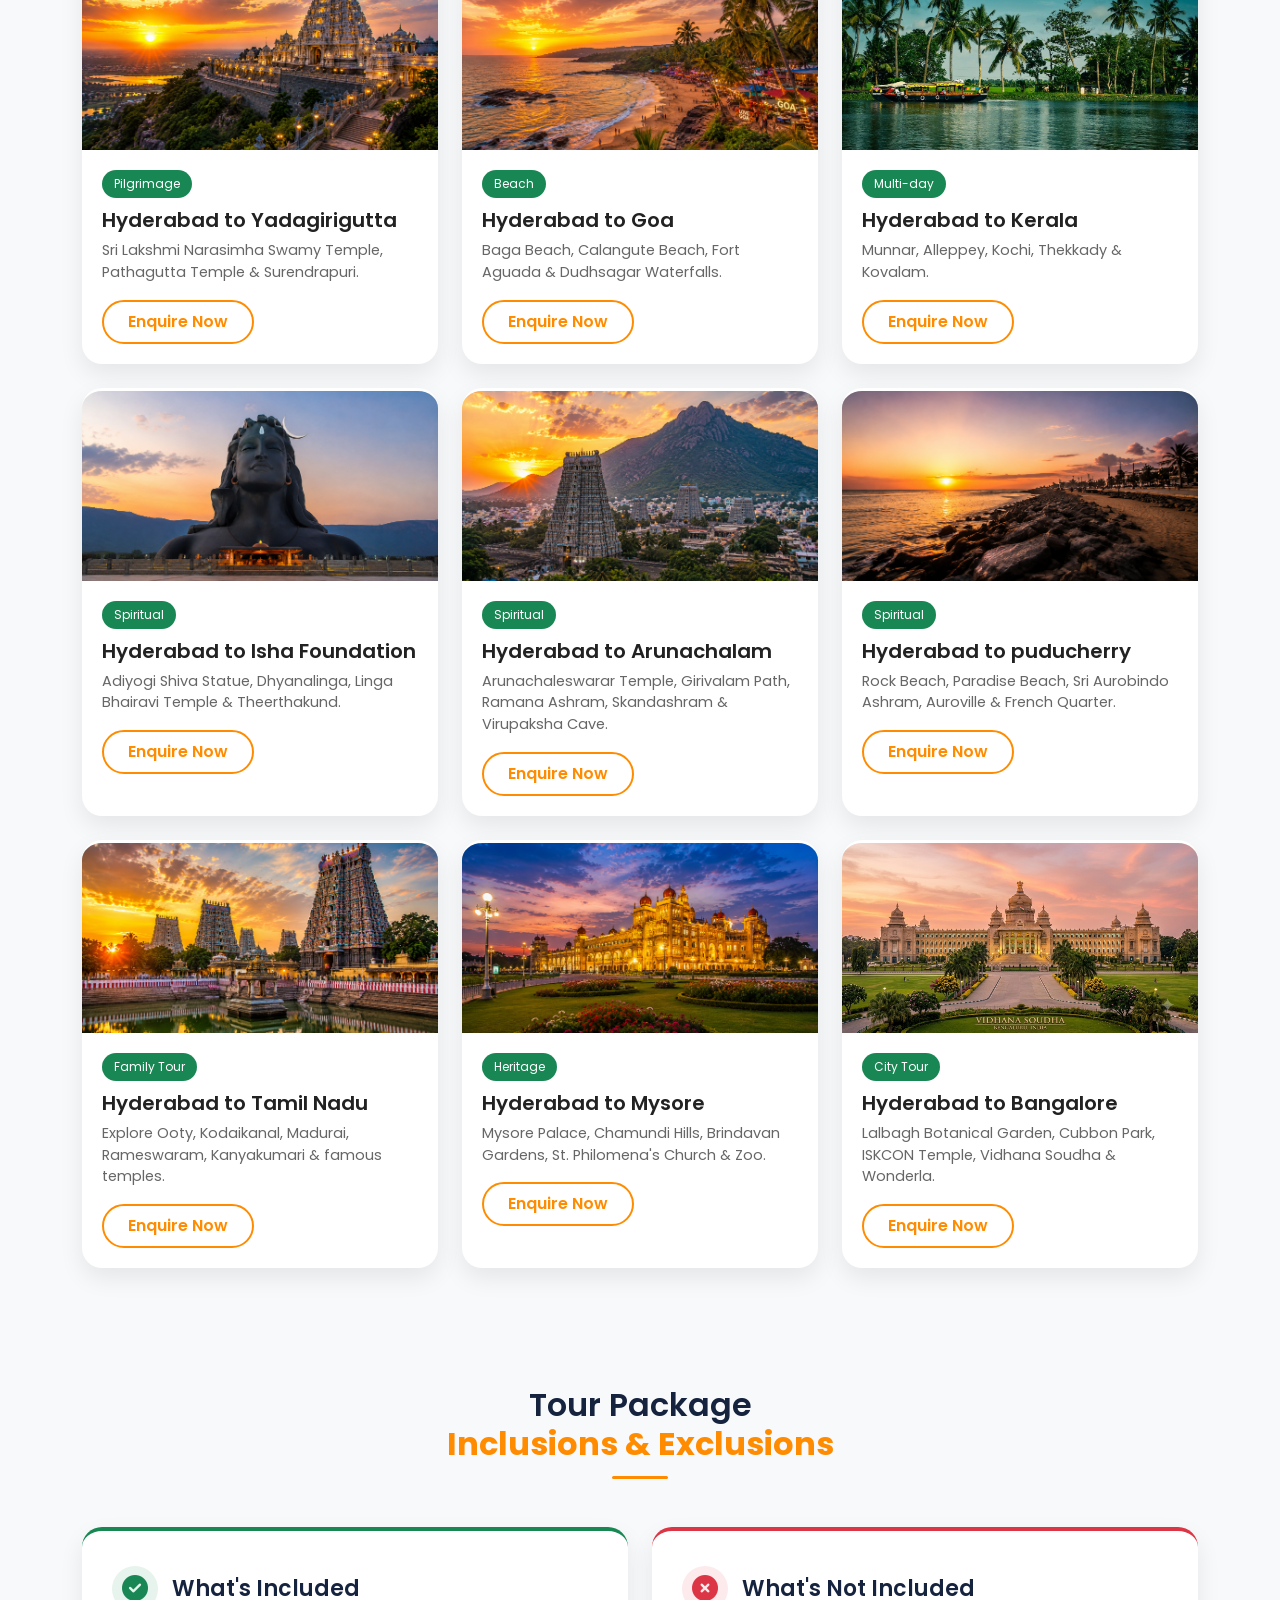
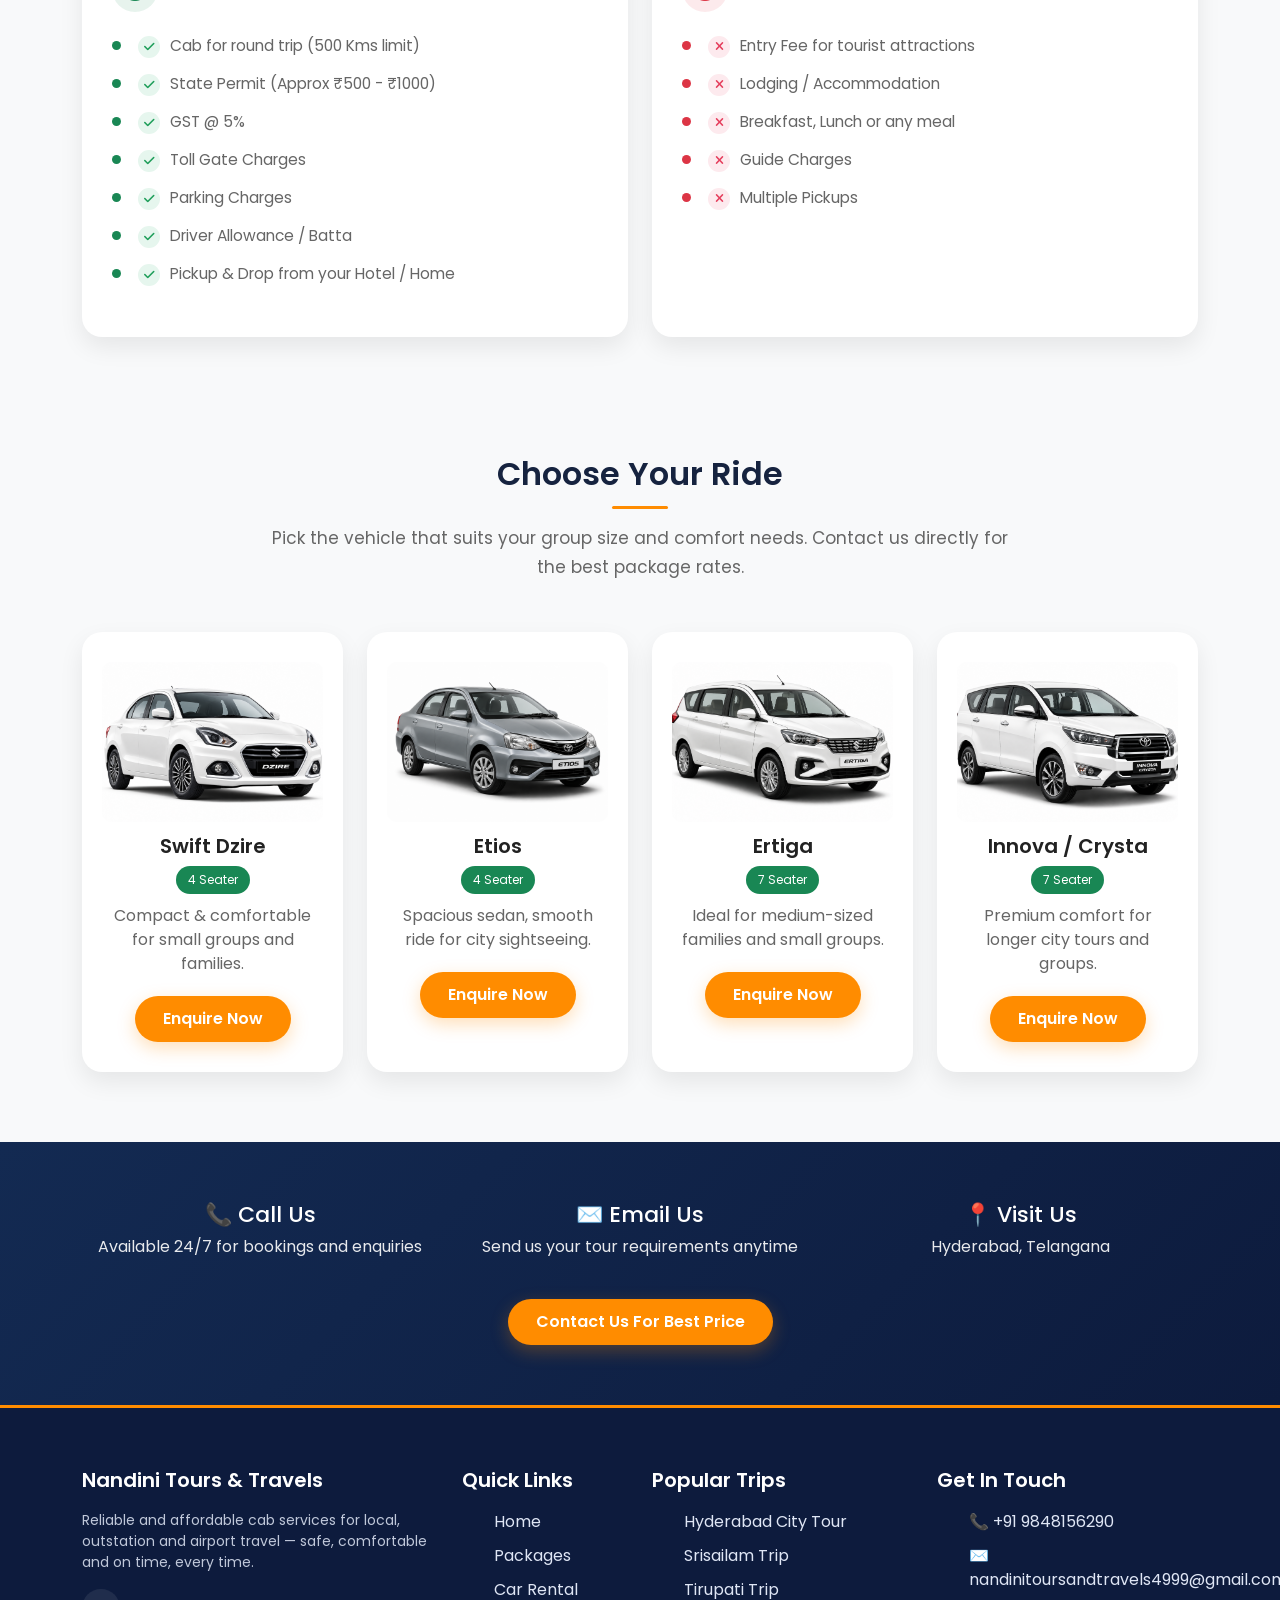
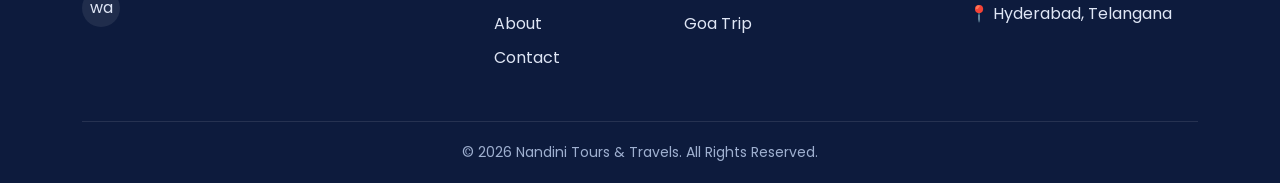
<file: packages.html>
<!DOCTYPE html>
<html lang="en">
<head>
<meta charset="UTF-8">
<meta name="viewport" content="width=device-width, initial-scale=1.0">
<title>Tour Packages from Hyderabad | Nandini Tours & Travels</title>
<meta name="description" content="Explore customised tour packages from Hyderabad including Srisailam, Tirupati, Goa and Hyderabad city tours with comfortable cabs and professional drivers.">
<meta name="robots" content="index, follow">

<link href="https://cdn.jsdelivr.net/npm/bootstrap@5.3.3/dist/css/bootstrap.min.css" rel="stylesheet">
<link rel="preconnect" href="https://fonts.googleapis.com">
<link href="https://fonts.googleapis.com/css2?family=Poppins:wght@300;400;500;600;700&display=swap" rel="stylesheet">
<link rel="stylesheet" href="https://cdnjs.cloudflare.com/ajax/libs/font-awesome/6.5.2/css/all.min.css">
<link rel="stylesheet" href="style.css">
<style>
.package-list.include-list li,
.package-list.exclude-list li{
    list-style:none;
    display:flex;
    align-items:flex-start;
    gap:10px;
}
.package-list.include-list li i{
    color:#1e9e5a;
    background:#e6f6ee;
    border-radius:50%;
    width:22px;
    height:22px;
    min-width:22px;
    display:inline-flex;
    align-items:center;
    justify-content:center;
    font-size:12px;
    margin-top:2px;
}
.package-list.exclude-list li i{
    color:#e53e5c;
    background:#fdeaee;
    border-radius:50%;
    width:22px;
    height:22px;
    min-width:22px;
    display:inline-flex;
    align-items:center;
    justify-content:center;
    font-size:12px;
    margin-top:2px;
}
.package-list{ padding-left:0; }
</style>

</head>
<body>

<!-- Navbar -->
<nav class="navbar navbar-expand-lg sticky-top">
<div class="navbar-shape"></div>
<div class="container position-relative">
<a class="navbar-brand d-flex align-items-center gap-2" href="index.html">
    <img src="IMAGES/LOGO3.png" alt="Nandini Tours & Travels logo" class="brand-logo-full">
</a>
<button class="navbar-toggler" data-bs-toggle="collapse" data-bs-target="#menu">
<span class="navbar-toggler-icon"></span>
</button>
<div class="collapse navbar-collapse" id="menu">
<ul class="navbar-nav ms-auto align-items-lg-center">
    <li class="nav-item"><a class="nav-link" href="index.html">Home</a></li>
    <li class="nav-item"><a class="nav-link active" href="packages.html">Packages</a></li>
    <li class="nav-item"><a class="nav-link" href="carrental.html">Car Rental</a></li>
    <li class="nav-item"><a class="nav-link" href="hyderabad-city-tour.html">Hyderabad City Tour</a></li>
    <li class="nav-item"><a class="nav-link" href="about.html">About</a></li>
    <li class="nav-item"><a class="nav-link" href="contact.html">Contact</a></li>
    <li class="nav-item ms-lg-3"><a class="login-btn" href="tel:+919848156290">Book Now </a></li>
</ul>
</div>
</div>
</nav>

<!-- Hero -->
<section class="hero hero-small" style="background-image:linear-gradient(rgba(0,0,0,.4),rgba(0,0,0,.6)), url('https://images.unsplash.com/photo-1524661135-423995f22d0b?q=80&w=1600&auto=format&fit=crop');">
<div class="hero-content container">
<h1>Our Trip Packages</h1>
<p>Hand-picked destinations across South India and beyond — all reachable in comfort.</p>
</div>
</section>

<!-- Packages Grid -->
<div class="container">
<h2 class="section-title">Explore Our Trips</h2>
<p class="section-subtitle">Every package can be customized to your group size, schedule and budget — just enquire and our team will put together the right plan for you.</p>

<div class="row g-4">

<div class="col-lg-4 col-md-6">
<div class="package-card">
<img src="IMAGES/HYDCITY.png" alt="Hyderabad City Tour">
<div class="package-body">
<span class="badge-custom">Full Day</span>
<h5>Hyderabad City Tour</h5>
<p>Charminar, Golconda Fort, Hussain Sagar, Chowmahalla Palace & Ramoji Film City.</p>
<a href="hyderabad-city-tour.html" class="btn-outline-orange">View Details</a>
</div>
</div>
</div>

<div class="col-lg-4 col-md-6">
<div class="package-card">
<img src="IMAGES/srisailam.png" alt="Srisailam Trip">
<div class="package-body">
<span class="badge-custom">Pilgrimage</span>
<h5>Hyderabad to Srisailam</h5>
<p>Mallikarjuna Temple, Srisailam Dam, Akkamahadevi Caves & Patala Ganga.</p>
<a href="tel:+919848156290" class="btn-outline-orange">Enquire Now</a>
</div>
</div>
</div>

<div class="col-lg-4 col-md-6">
<div class="package-card">
<img src="IMAGES/tirumala.png" alt="Tirupati Trip">
<div class="package-body">
<span class="badge-custom">Pilgrimage</span>
<h5>Hyderabad to Tirupati</h5>
<p>Tirumala Venkateswara Swamy Temple & Padmavathi Ammavari Temple.</p>
<a href="tel:+919848156290" class="btn-outline-orange">Enquire Now</a>
</div>
</div>
</div>

<div class="col-lg-4 col-md-6">
<div class="package-card">
<img src="IMAGES/vishakapatnam.png" alt="Visakhapatnam Trip">
<div class="package-body">
<span class="badge-custom">Beach</span>
<h5>Hyderabad to Visakhapatnam</h5>
<p>RK Beach, Kailasagiri Hill, Submarine Museum, Araku Valley & Borra Caves.</p>
<a href="tel:+919848156290" class="btn-outline-orange">Enquire Now</a>
</div>
</div>
</div>

<div class="col-lg-4 col-md-6">
<div class="package-card">
<img src="IMAGES/Vijayawada.png" alt="Vijayawada Trip">
<div class="package-body">
<span class="badge-custom">Weekend</span>
<h5>Hyderabad to Vijayawada</h5>
<p>Kanaka Durga Temple, Prakasam Barrage, Bhavani Island & Undavalli Caves.</p>
<a href="tel:+919848156290" class="btn-outline-orange">Enquire Now</a>
</div>
</div>
</div>

<div class="col-lg-4 col-md-6">
<div class="package-card">
<img src="IMAGES/warangal.png" alt="Warangal Trip">
<div class="package-body">
<span class="badge-custom">Heritage</span>
<h5>Hyderabad to Warangal</h5>
<p>Warangal Fort, Thousand Pillar Temple, Bhadrakali Temple & Ramappa Temple.</p>
<a href="tel:+919848156290" class="btn-outline-orange">Enquire Now</a>
</div>
</div>
</div>

<div class="col-lg-4 col-md-6">
<div class="package-card">
<img src="IMAGES/yadagirigutta.png" alt="Yadagirigutta Trip">
<div class="package-body">
<span class="badge-custom">Pilgrimage</span>
<h5>Hyderabad to Yadagirigutta</h5>
<p>Sri Lakshmi Narasimha Swamy Temple, Pathagutta Temple & Surendrapuri.</p>
<a href="tel:+919848156290" class="btn-outline-orange">Enquire Now</a>
</div>
</div>
</div>

<div class="col-lg-4 col-md-6">
<div class="package-card">
<img src="IMAGES/GOA.png" alt="Goa Trip">
<div class="package-body">
<span class="badge-custom">Beach</span>
<h5>Hyderabad to Goa</h5>
<p>Baga Beach, Calangute Beach, Fort Aguada & Dudhsagar Waterfalls.</p>
<a href="tel:+919848156290" class="btn-outline-orange">Enquire Now</a>
</div>
</div>
</div>

<div class="col-lg-4 col-md-6">
<div class="package-card">
<img src="IMAGES/kerala.jpg" alt="Kerala Trip">
<div class="package-body">
<span class="badge-custom">Multi-day</span>
<h5>Hyderabad to Kerala</h5>
<p>Munnar, Alleppey, Kochi, Thekkady & Kovalam.</p>
<a href="tel:+919848156290" class="btn-outline-orange">Enquire Now</a>
</div>
</div>
</div>

<div class="col-lg-4 col-md-6">
<div class="package-card">
<img src="IMAGES/Isha Foundation.png" alt="Isha Foundation Trip">
<div class="package-body">
<span class="badge-custom">Spiritual</span>
<h5>Hyderabad to Isha Foundation</h5>
<p>Adiyogi Shiva Statue, Dhyanalinga, Linga Bhairavi Temple & Theerthakund.</p>
<a href="tel:+919848156290" class="btn-outline-orange">Enquire Now</a>
</div>
</div>
</div>


<div class="col-lg-4 col-md-6">
<div class="package-card">
<img src="IMAGES/arunachalam.png" alt="Arunachalam Trip">
<div class="package-body">
<span class="badge-custom">Spiritual</span>
<h5>Hyderabad to Arunachalam</h5>
 <p>Arunachaleswarar Temple, Girivalam Path, Ramana Ashram, Skandashram & Virupaksha Cave.</p>
<a href="tel:+919848156290" class="btn-outline-orange">Enquire Now</a>
</div>
</div>
</div>


<div class="col-lg-4 col-md-6">
<div class="package-card">
<img src="IMAGES/pondi.png" alt="puducherry Trip">
<div class="package-body">
<span class="badge-custom">Spiritual</span>
<h5>Hyderabad to puducherry</h5>
<p>Rock Beach, Paradise Beach, Sri Aurobindo Ashram, Auroville & French Quarter.</p>
<a href="tel:+919848156290" class="btn-outline-orange">Enquire Now</a>
</div>
</div>
</div>
<!-- Tamil Nadu Tour -->
<div class="col-lg-4 col-md-6">
    <div class="package-card">
        <img src="IMAGES/tamil nadu.png" alt="Tamil Nadu Trip">
        <div class="package-body">
            <span class="badge-custom">Family Tour</span>
            <h5>Hyderabad to Tamil Nadu</h5>
            <p>Explore Ooty, Kodaikanal, Madurai, Rameswaram, Kanyakumari & famous temples.</p>
            <a href="tel:+919848156290" class="btn-outline-orange">Enquire Now</a>
        </div>
    </div>
</div>

<!-- Mysore Tour -->
<div class="col-lg-4 col-md-6">
    <div class="package-card">
        <img src="IMAGES/mysore.png" alt="Mysore Trip">
        <div class="package-body">
            <span class="badge-custom">Heritage</span>
            <h5>Hyderabad to Mysore</h5>
            <p>Mysore Palace, Chamundi Hills, Brindavan Gardens, St. Philomena's Church & Zoo.</p>
            <a href="tel:+919848156290" class="btn-outline-orange">Enquire Now</a>
        </div>
    </div>
</div>

<!-- Bangalore Tour -->
<div class="col-lg-4 col-md-6">
    <div class="package-card">
        <img src="IMAGES/banglore.png" alt="Bangalore Trip">
        <div class="package-body">
            <span class="badge-custom">City Tour</span>
            <h5>Hyderabad to Bangalore</h5>
            <p>Lalbagh Botanical Garden, Cubbon Park, ISKCON Temple, Vidhana Soudha & Wonderla.</p>
            <a href="tel:+919848156290" class="btn-outline-orange">Enquire Now</a>
        </div>
    </div>
</div>



</div>
</div>


<!-- ===================== -->
<!-- Package Inclusion Section -->
<!-- ===================== -->

<section class="package-inclusion py-5">
    <div class="container">

        <!-- Heading -->
        <div class="text-center mb-5">
            <h2 class="section-title">
                Tour Package
                <span class="title-highlight">Inclusions &amp; Exclusions</span>
            </h2>
            <div class="title-line"></div>
        </div>

        <div class="row g-4">

            <!-- Included -->
            <div class="col-lg-6">

                <div class="include-card">

                    <div class="card-heading">
                        <i class="fas fa-check-circle"></i>
                        <h3>What's Included</h3>
                    </div>

                    <ul class="package-list include-list">
                        <li><i class="fas fa-check"></i><span>Cab for round trip (500 Kms limit)</span></li>
                        <li><i class="fas fa-check"></i><span>State Permit (Approx ₹500 - ₹1000)</span></li>
                        <li><i class="fas fa-check"></i><span>GST @ 5%</span></li>
                        <li><i class="fas fa-check"></i><span>Toll Gate Charges</span></li>
                        <li><i class="fas fa-check"></i><span>Parking Charges</span></li>
                        <li><i class="fas fa-check"></i><span>Driver Allowance / Batta</span></li>
                        <li><i class="fas fa-check"></i><span>Pickup & Drop from your Hotel / Home</span></li>
                    </ul>

                </div>

            </div>

            <!-- Excluded -->
            <div class="col-lg-6">

                <div class="exclude-card">

                    <div class="card-heading">
                        <i class="fas fa-times-circle"></i>
                        <h3>What's Not Included</h3>
                    </div>

                    <ul class="package-list exclude-list">
                        <li><i class="fas fa-times"></i><span>Entry Fee for tourist attractions</span></li>
                        <li><i class="fas fa-times"></i><span>Lodging / Accommodation</span></li>
                        <li><i class="fas fa-times"></i><span>Breakfast, Lunch or any meal</span></li>
                        <li><i class="fas fa-times"></i><span>Guide Charges</span></li>
                        <li><i class="fas fa-times"></i><span>Multiple Pickups</span></li>
                    </ul>

                </div>

            </div>

        </div>

    </div>
</section>
<div class="container">
<h2 class="section-title">Choose Your Ride</h2>
<p class="section-subtitle">Pick the vehicle that suits your group size and comfort needs. Contact us directly for the best package rates.</p>

<div class="row g-4">

<div class="col-lg-3 col-md-6">
<div class="vehicle-card">
<img src="IMAGES/swift.png" alt="Swift Dzire" style="width:100%;height:160px;object-fit:cover;border-radius:10px;margin-bottom:12px;">
<h5>Swift Dzire</h5>
<span class="badge-custom">4 Seater</span>
<p>Compact & comfortable for small groups and families.</p>
<a href="tel:+919848156290" class="btn-orange">Enquire Now</a>
</div>
</div>

<div class="col-lg-3 col-md-6">
<div class="vehicle-card">
<img src="IMAGES/Etios.png" alt="Toyota Etios" style="width:100%;height:160px;object-fit:cover;border-radius:10px;margin-bottom:12px;">
<h5>Etios</h5>
<span class="badge-custom">4 Seater</span>
<p>Spacious sedan, smooth ride for city sightseeing.</p>
<a href="tel:+919848156290" class="btn-orange">Enquire Now</a>
</div>
</div>

<div class="col-lg-3 col-md-6">
<div class="vehicle-card">
<img src="IMAGES/Suzuki Ertiga.png" alt="Maruti Ertiga" style="width:100%;height:160px;object-fit:cover;border-radius:10px;margin-bottom:12px;">
<h5>Ertiga</h5>
<span class="badge-custom">7 Seater</span>
<p>Ideal for medium-sized families and small groups.</p>
<a href="tel:+919848156290" class="btn-orange">Enquire Now</a>
</div>
</div>

<div class="col-lg-3 col-md-6">
<div class="vehicle-card">
<img src="IMAGES/Crysta.png" alt="Toyota Innova Crysta" style="width:100%;height:160px;object-fit:cover;border-radius:10px;margin-bottom:12px;">
<h5>Innova / Crysta</h5>
<span class="badge-custom">7 Seater</span>
<p>Premium comfort for longer city tours and groups.</p>
<a href="tel:+919848156290" class="btn-orange">Enquire Now</a>
</div>
</div>

</div>
</div>


<!-- Contact Strip -->
<div class="contact-strip">
<div class="container">
<div class="row g-4">
<div class="col-md-4 contact-item"><h4>📞 Call Us</h4><p>Available 24/7 for bookings and enquiries</p></div>
<div class="col-md-4 contact-item"><h4>✉️ Email Us</h4><p>Send us your tour requirements anytime</p></div>
<div class="col-md-4 contact-item"><h4>📍 Visit Us</h4><p>Hyderabad, Telangana</p></div>
</div>
<div class="text-center mt-4">
<a href="contact.html" class="btn-orange">Contact Us For Best Price</a>
</div>
</div>
</div>

<!-- Footer -->
<footer>
<div class="container">
<div class="row g-4">

<div class="col-lg-4 col-md-6">
<h5>Nandini Tours & Travels</h5>
<p style="font-size:14px; opacity:.85;">Reliable and affordable cab services for local, outstation and airport travel — safe, comfortable and on time, every time.</p>
<div class="social-icons mt-3">
<a href="http://wa.me/919848156290">wa</a>
</div>
</div>

<div class="col-lg-2 col-md-6">
<h5>Quick Links</h5>
<ul>
<li><a href="index.html">Home</a></li>
<li><a href="packages.html">Packages</a></li>
<li><a href="carrental.html">Car Rental</a></li>
<li><a href="about.html">About</a></li>
<li><a href="contact.html">Contact</a></li>
</ul>
</div>

<div class="col-lg-3 col-md-6">
<h5>Popular Trips</h5>
<ul>
<li><a href="hyderabad-city-tour.html">Hyderabad City Tour</a></li>
<li><a href="packages.html">Srisailam Trip</a></li>
<li><a href="packages.html">Tirupati Trip</a></li>
<li><a href="packages.html">Goa Trip</a></li>
</ul>
</div>

<div class="col-lg-3 col-md-6">
<h5>Get In Touch</h5>
<ul>
<li>📞 +91 9848156290</li>
<li>✉️ nandinitoursandtravels4999@gmail.com</li>
<li>📍 Hyderabad, Telangana</li>
</ul>
</div>

</div>
<div class="footer-bottom">© 2026 Nandini Tours & Travels. All Rights Reserved.</div>
</div>
</footer>

<a href="http://wa.me/919848156290" class="whatsapp-float" aria-label="Chat on WhatsApp"><svg viewBox="0 0 32 32" xmlns="http://www.w3.org/2000/svg" width="28" height="28" fill="#fff" aria-hidden="true"><path d="M16.004 3C9.376 3 4 8.373 4 15c0 2.36.687 4.56 1.872 6.41L4 29l7.78-1.83A11.94 11.94 0 0 0 16.004 27C22.63 27 28 21.63 28 15S22.63 3 16.004 3Zm6.99 16.63c-.3.84-1.5 1.55-2.45 1.75-.65.14-1.5.25-4.36-.94-3.66-1.52-6.02-5.24-6.2-5.49-.18-.24-1.47-1.96-1.47-3.74 0-1.78.92-2.65 1.25-3.02.3-.33.66-.42.88-.42h.63c.2 0 .48-.04.75.57.3.7.99 2.4 1.08 2.57.09.18.15.39.03.63-.12.24-.18.39-.36.6-.18.21-.38.47-.55.63-.18.18-.37.37-.16.73.21.36.94 1.55 2.02 2.5 1.39 1.23 2.55 1.62 2.92 1.8.36.18.57.15.79-.09.21-.24.9-1.05 1.14-1.41.24-.36.48-.3.81-.18.33.12 2.09.99 2.45 1.17.36.18.6.27.69.42.09.15.09.87-.21 1.71Z"/></svg></a>

<script src="https://cdn.jsdelivr.net/npm/bootstrap@5.3.3/dist/js/bootstrap.bundle.min.js"></script>

</body>
</html>
</file>
<file: style.css>
/* =========================================================
   Nandini Tours & Travels — Shared Stylesheet
   ========================================================= */

/* ================= THEME VARIABLES ================= */

:root{
    --body-bg:#f8f9fa;
    --text-main:#222;
    --text-muted:#555;
    --text-muted-2:#666;
    --card-bg:#ffffff;
    --navbar-bg:#ffffff;
    --border-color:#ddd;
    --info-text-color:#444;
    --icon-bg:#fff3e6;
    --newsletter-bg:#fff3e6;
    --shadow-color:rgba(0,0,0,.08);
    --ink:#16233f;
    --band-bg:#fbf3e7;
    --deep:#0d1b3d;
    --deep-2:#132a52;
    --accent:#ff8c00;
    --accent-dark:#c96500;
    --cta-dark:#123b40;
    --cta-dark-hover:#0a2b2e;
}

html,
body{
    overflow-x:hidden;
}

img{
    max-width:100%;
    height:auto;
    display:block;
}

.container{
    width:100%;
}

*{
    margin:0;
    padding:0;
    box-sizing:border-box;
    font-family:'Poppins',sans-serif;
}

body{
    background:var(--body-bg);
    color:var(--text-main);
    transition:background .3s ease, color .3s ease;
}

h1, h2, h3, h4, h5, h6,
.navbar-brand,
.section-title,
.package-card h5,
.feature h5,
.vehicle-card h5,
.contact-strip h4,
footer h5{
    font-family:'Fraunces','Poppins',serif;
    font-optical-sizing:auto;
}

.navbar{
    background:var(--navbar-bg);
    padding:6px 0;
    box-shadow:0 3px 15px var(--shadow-color);
    transition:background .3s ease;
    position:relative;
}

.navbar-brand{
    font-size:26px;
    font-weight:700;
    color:var(--text-main);
    position:relative;
    z-index:1;
    padding-left:0;
}

.navbar .container{
    padding-left:16px;
    padding-right:24px;
}

.brand-logo{
    height:70px;
    width:70px;
    border-radius:50%;
    object-fit:cover;
    flex-shrink:0;
    border:2px solid #ff8c00;
    box-shadow:0 2px 8px rgba(0,0,0,.15);
    transition:transform .3s ease;
}

.navbar-brand:hover .brand-logo{
    transform:rotate(-6deg) scale(1.05);
}

.brand-logo-full{
    height:85px;
    width:auto;
    object-fit:contain;
    flex-shrink:0;
    transition:transform .3s ease;
}

.navbar-brand:hover .brand-logo-full{
    transform:scale(1.04);
}

.navbar-nav{
    gap:35px;
    position:relative;
    z-index:1;
}

.nav-link{
    color:var(--text-main) !important;
    font-size:15px;
    font-weight:600;
    letter-spacing:.5px;
    position:relative;
    transition:.3s;
}

.nav-link::after{
    content:"";
    position:absolute;
    left:0;
    bottom:-8px;
    width:0;
    height:3px;
    background:#ff8c00;
    transition:.3s;
}

.nav-link:hover::after,
.nav-link.active::after{
    width:100%;
}

.nav-link:hover{
    color:#ff8c00 !important;
}

.login-btn{
    background:var(--cta-dark);
    color:white;
    padding:12px 26px;
    border-radius:30px;
    font-weight:600;
    text-decoration:none;
    display:inline-flex;
    align-items:center;
    gap:10px;
    transition:.3s ease;
}

.login-btn:hover{
    background:var(--cta-dark-hover);
    color:white;
    transform:translateY(-2px);
}

.login-btn .arrow{
    display:inline-block;
    transition:transform .3s ease;
}

.login-btn:hover .arrow{
    transform:translateX(4px);
}

/* ================= HERO ================= */

.hero{
    background-size: cover;
    background-position: center;
    background-repeat: no-repeat;
    height: 70vh;
    display: flex;
    justify-content: center;
    align-items: center;
    position: relative;
}

.hero::before{
    content:"";
    position:absolute;
    top:0;
    left:0;
    height:100%;
    width:100%;
    background:rgba(0,0,0,.5);
}

.hero-content{
    position:relative;
    z-index: 10;
    max-width: 750px;
    color: white;
    text-align: center;
    padding: 0 20px;
}

.hero h1{
    font-family:'Fraunces','Poppins',serif;
    font-size:50px;
    font-weight:600;
    line-height:1.2;
    margin-bottom:20px;
    letter-spacing:-.5px;
}

.hero p{
    font-size:19px;
    margin-bottom:30px;
}

.hero-small{
    height:38vh;
}

.hero-small h1{
    font-size:36px;
}

/* ================= SECTION BANDS ================= */

.section-band{
    width:100%;
}

.section-cream{
    background:var(--band-bg);
    transition:background .3s ease;
    padding-bottom:60px;
}

.arch-divider{
    width:100%;
    line-height:0;
    background:transparent;
    margin-top:-2px;
}

.arch-divider svg{
    width:100%;
    height:34px;
    display:block;
    fill:var(--body-bg);
    transition:fill .3s ease;
}

/* ================= SECTION ================= */

.section-title{
    text-align:center;
    margin-top:70px;
    margin-bottom:15px;
    font-weight:600;
    color:var(--ink);
    position:relative;
    padding-bottom:16px;
}

.section-title::after{
    content:"";
    position:absolute;
    left:50%;
    bottom:0;
    transform:translateX(-50%);
    width:56px;
    height:3px;
    background:var(--accent);
    border-radius:3px;
}

.section-title .title-highlight{
    display:block;
    color:var(--accent);
    font-weight:700;
}

.section-subtitle{
    text-align:center;
    color:var(--text-muted-2);
    max-width:750px;
    margin:0 auto 50px auto;
    font-size:17px;
    line-height:1.7;
}

.eyebrow{
    text-align:center;
    color:var(--accent);
    font-weight:600;
    letter-spacing:2px;
    text-transform:uppercase;
    font-size:13px;
    position:relative;
    display:block;
}

.eyebrow::before{
    content:"";
    display:inline-block;
    width:26px;
    height:2px;
    background:var(--accent);
    margin-right:8px;
    vertical-align:middle;
    opacity:.7;
}

.eyebrow::after{
    content:"";
    display:inline-block;
    width:26px;
    height:2px;
    background:var(--accent);
    margin-left:8px;
    vertical-align:middle;
    opacity:.7;
}

/* ================= BUTTONS ================= */

.btn-orange{
    background:var(--accent);
    color:white;
    border:none;
    padding:11px 28px;
    border-radius:30px;
    font-weight:600;
    text-decoration:none;
    display:inline-block;
    transition:.25s ease;
    box-shadow:0 6px 18px rgba(255,140,0,.28);
}

.btn-orange:hover{
    background:var(--accent-dark);
    color:white;
    transform:translateY(-2px);
    box-shadow:0 10px 22px rgba(255,140,0,.35);
}

.btn-outline-orange{
    border:2px solid var(--accent);
    color:var(--accent);
    padding:8px 24px;
    border-radius:30px;
    font-weight:600;
    text-decoration:none;
    display:inline-block;
    transition:.25s ease;
    background:transparent;
}

.btn-outline-orange:hover{
    background:var(--accent);
    color:white;
    transform:translateY(-2px);
    box-shadow:0 8px 18px rgba(255,140,0,.25);
}

/* ================= FEATURE CARDS ================= */

.feature{
    text-align:center;
    padding:40px 30px;
    background:var(--card-bg);
    border-radius:20px;
    box-shadow:0 8px 25px var(--shadow-color);
    min-height:220px;
    display:flex;
    flex-direction:column;
    justify-content:center;
    transition:.3s ease;
}

.feature:hover{
    transform:translateY(-8px);
    box-shadow:0 15px 35px rgba(0,0,0,.15);
}

.feature h4{
    font-size:28px;
    margin:0 auto 18px auto;
    width:64px;
    height:64px;
    border-radius:50%;
    background:var(--icon-bg);
    display:flex;
    align-items:center;
    justify-content:center;
    transition:.3s ease;
}

.feature:hover h4{
    background:var(--accent);
    transform:scale(1.06);
}

.feature h5{
    font-size:24px;
    font-weight:600;
    margin-bottom:12px;
}

.feature p{
    font-size:16px;
    color:var(--text-muted);
}

/* ================= ABOUT ================= */

.about-img{
    border-radius:20px;
    overflow:hidden;
    box-shadow:0 15px 35px rgba(0,0,0,.12);
    border:6px solid var(--card-bg);
    outline:2px solid var(--accent);
    outline-offset:-6px;
}

.about-img img{
    transition:transform .5s ease;
}

.about-img:hover img{
    transform:scale(1.06);
}

.about-point{
    display:flex;
    gap:16px;
    margin-bottom:22px;
}

.about-point .icon{
    background:var(--icon-bg);
    color:#ff8c00;
    width:50px;
    height:50px;
    min-width:50px;
    border-radius:12px;
    display:flex;
    align-items:center;
    justify-content:center;
    font-size:22px;
}

.about-point h6{
    font-weight:600;
    margin-bottom:4px;
    color:var(--ink);
}

.about-point p{
    color:var(--text-muted-2);
    font-size:15px;
    margin:0;
}

/* ================= PACKAGE / TRIP CARDS ================= */

.package-card{
    border:none;
    border-top:3px solid transparent;
    border-radius:20px;
    overflow:hidden;
    transition:.3s;
    box-shadow:0 10px 25px var(--shadow-color);
    background:var(--card-bg);
    height:100%;
}

.package-card:hover{
    border-top-color:var(--accent);
}

.package-card:hover{
    transform:translateY(-8px);
}

.package-card img{
    height:190px;
    object-fit:cover;
    width:100%;
    transition:transform .45s ease;
}

.package-card:hover img{
    transform:scale(1.08);
}

.package-card .package-body{
    padding:20px;
}

.package-card h5{
    font-weight:600;
    margin-bottom:8px;
    color:var(--text-main);
}

.package-card p{
    color:var(--text-muted-2);
    font-size:14.5px;
    margin-bottom:16px;
}

.badge-custom{
    background:#198754;
    color:white;
    display:inline-block;
    padding:5px 12px;
    border-radius:30px;
    font-size:12px;
    margin-bottom:10px;
}

/* ================= DESTINATION CARDS ================= */

.dest-card{
    border:none;
    border-radius:16px;
    overflow:hidden;
    box-shadow:0 10px 25px var(--shadow-color);
    transition:.3s;
    background:var(--card-bg);
}

.dest-card:hover{
    transform:translateY(-8px);
}

.dest-card img{
    height:170px;
    object-fit:cover;
    width:100%;
}

.dest-card h6{
    padding:14px;
    margin:0;
    font-weight:600;
    text-align:center;
    color:var(--text-main);
}

/* ================= VEHICLE CARDS ================= */

.vehicle-card{
    border:none;
    border-radius:20px;
    overflow:hidden;
    text-align:center;
    padding:30px 20px;
    background:var(--card-bg);
    box-shadow:0 10px 25px var(--shadow-color);
    transition:.3s;
    height:100%;
}

.vehicle-card:hover{
    transform:translateY(-8px);
}

.vehicle-card h4{
    font-size:40px;
    margin-bottom:10px;
}

.vehicle-card h5{
    font-weight:600;
    margin-bottom:8px;
}

.vehicle-card p{
    color:var(--text-muted-2);
    margin-bottom:20px;
}

/* ================= REVIEWS / TESTIMONIALS ================= */

.review{
    background:var(--card-bg);
    padding:25px;
    border-radius:15px;
    box-shadow:0 5px 20px var(--shadow-color);
    height:100%;
}

.review .stars{
    color:#ff8c00;
    letter-spacing:2px;
}

.review small{
    color:#888;
}

/* ================= CONTACT STRIP ================= */

.contact-strip{
    background:linear-gradient(135deg, var(--deep-2), var(--deep));
    color:white;
    padding:60px 0;
    margin-top:70px;
}

.contact-strip .contact-item{
    text-align:center;
    transition:transform .3s ease;
}

.contact-strip .contact-item:hover{
    transform:translateY(-4px);
}

.contact-strip h4{
    font-size:22px;
    margin-bottom:6px;
}

.contact-strip p{
    font-size:16px;
    opacity:.9;
}

/* ================= CONTACT PAGE ================= */

.contact-card{
    background:var(--card-bg);
    border-radius:20px;
    padding:30px;
    box-shadow:0 10px 25px var(--shadow-color);
    height:100%;
    text-align:center;
}

.contact-card .icon{
    font-size:32px;
    margin-bottom:14px;
}

.contact-form{
    background:var(--card-bg);
    border-radius:20px;
    padding:35px;
    box-shadow:0 10px 25px var(--shadow-color);
}

.contact-form label{
    font-weight:600;
    margin-bottom:6px;
    display:block;
}

.contact-form .form-control{
    border-radius:10px;
    padding:12px 15px;
    margin-bottom:18px;
    border:1px solid var(--border-color);
    background:var(--body-bg);
    color:var(--text-main);
}

.map-wrap{
    border-radius:20px;
    overflow:hidden;
    box-shadow:0 10px 25px rgba(0,0,0,.08);
}

.map-wrap iframe{
    width:100%;
    height:350px;
    border:0;
}

/* ================= INCLUSION / EXCLUSION CARDS ================= */

.include-card,
.exclude-card{
    background:var(--card-bg);
    border-radius:20px;
    padding:35px 30px;
    height:100%;
    box-shadow:0 10px 25px var(--shadow-color);
    border-top:4px solid transparent;
    transition:.3s ease;
}

.include-card{
    border-top-color:#198754;
}

.exclude-card{
    border-top-color:#dc3545;
}

.include-card:hover,
.exclude-card:hover{
    transform:translateY(-6px);
}

.card-heading{
    display:flex;
    align-items:center;
    gap:14px;
    margin-bottom:22px;
}

.card-heading i{
    font-size:26px;
    width:46px;
    height:46px;
    min-width:46px;
    border-radius:50%;
    display:flex;
    align-items:center;
    justify-content:center;
}

.include-card .card-heading i{
    color:#198754;
    background:rgba(25,135,84,.1);
}

.exclude-card .card-heading i{
    color:#dc3545;
    background:rgba(220,53,69,.1);
}

.card-heading h3{
    font-size:22px;
    font-weight:600;
    color:var(--ink);
    margin:0;
}

.package-list{
    list-style:none;
}

.package-list li{
    position:relative;
    padding-left:26px;
    margin-bottom:14px;
    color:var(--text-muted-2);
    font-size:15.5px;
    line-height:1.5;
}

.package-list li::before{
    content:"";
    position:absolute;
    left:0;
    top:7px;
    width:9px;
    height:9px;
    border-radius:50%;
}

.include-list li::before{
    background:#198754;
}

.exclude-list li::before{
    background:#dc3545;
}

/* ================= INFO TEXT BLOCKS ================= */

.info-text{
    max-width:900px;
    margin:0 auto 40px auto;
    color:var(--info-text-color);
    line-height:1.8;
    font-size:16px;
    border-left:3px solid var(--accent);
    padding-left:22px;
}

.info-text h3{
    color:var(--text-main);
    margin-bottom:15px;
    font-weight:600;
}

/* ================= NEWSLETTER ================= */

.newsletter{
    background:var(--newsletter-bg);
    padding:50px 0;
    margin-top:70px;
    text-align:center;
}

.newsletter h4{
    font-weight:700;
    margin-bottom:20px;
}

.newsletter-form{
    max-width:500px;
    margin:0 auto;
    display:flex;
    gap:10px;
}

.newsletter-form input{
    flex:1;
    border:1px solid #ddd;
    border-radius:30px;
    padding:12px 20px;
    outline:none;
}

/* ================= FOOTER ================= */

footer{
    background:#0d1b3d;
    color:#dfe6f5;
    padding:60px 0 20px 0;
    border-top:3px solid var(--accent);
}

footer h5{
    color:white;
    font-weight:600;
    margin-bottom:18px;
}

footer a{
    color:#dfe6f5;
    text-decoration:none;
    transition:.3s;
}

footer a:hover{
    color:#ff8c00;
}

footer ul{
    list-style:none;
}

footer ul li{
    margin-bottom:10px;
}

.footer-bottom{
    border-top:1px solid rgba(255,255,255,.1);
    margin-top:35px;
    padding-top:20px;
    text-align:center;
    font-size:14px;
    color:#9fb0d0;
}

.contact-card .icon i{
    color:var(--accent);
}

.contact-card .icon .contact-icon-email{
    color:#dc3545;
}

.footer-icon{
    color:#ffc107;
    width:16px;
    text-align:center;
    margin-right:4px;
}

.social-icons a{
    display:inline-flex;
    align-items:center;
    justify-content:center;
    width:38px;
    height:38px;
    border-radius:50%;
    background:rgba(255,255,255,.08);
    margin-right:8px;
    font-size:16px;
}

.social-icons a:hover{
    background:#ff8c00;
}

/* ================= WHATSAPP FLOAT ================= */

.whatsapp-float{
    position:fixed;
    bottom:25px;
    right:25px;
    background:#25D366;
    color:white;
    width:56px;
    height:56px;
    border-radius:50%;
    display:flex;
    align-items:center;
    justify-content:center;
    font-size:28px;
    box-shadow:0 8px 20px rgba(0,0,0,.25);
    z-index:999;
    text-decoration:none;
    animation:wa-pulse 2.4s infinite;
}

@keyframes wa-pulse{
    0%{ box-shadow:0 8px 20px rgba(0,0,0,.25), 0 0 0 0 rgba(37,211,102,.5); }
    70%{ box-shadow:0 8px 20px rgba(0,0,0,.25), 0 0 0 14px rgba(37,211,102,0); }
    100%{ box-shadow:0 8px 20px rgba(0,0,0,.25), 0 0 0 0 rgba(37,211,102,0); }
}

@media (prefers-reduced-motion: reduce){
    .whatsapp-float{ animation:none; }
}

/* ================= MOBILE RESPONSIVE ================= */

@media (max-width:768px){

    .hero{
        height:60vh;
        background-position:center;
    }

    .hero h1{
        font-size:32px;
    }

    .hero p{
        font-size:16px;
    }

    .navbar-brand{
        font-size:20px;
    }

    .brand-logo{
        height:60px;
        width:60px;
        border-width:2px;
    }

    .brand-logo-full{
        height:60px;
    }

    .login-btn{
        padding:10px 20px;
        font-size:14px;
    }

    .section-title{
        font-size:28px;
    }

    .package-card,
    .feature,
    .review,
    .vehicle-card,
    .dest-card,
    .contact-card{
        margin-bottom:20px;
    }

    .newsletter-form{
        flex-direction:column;
    }

}
</file>
